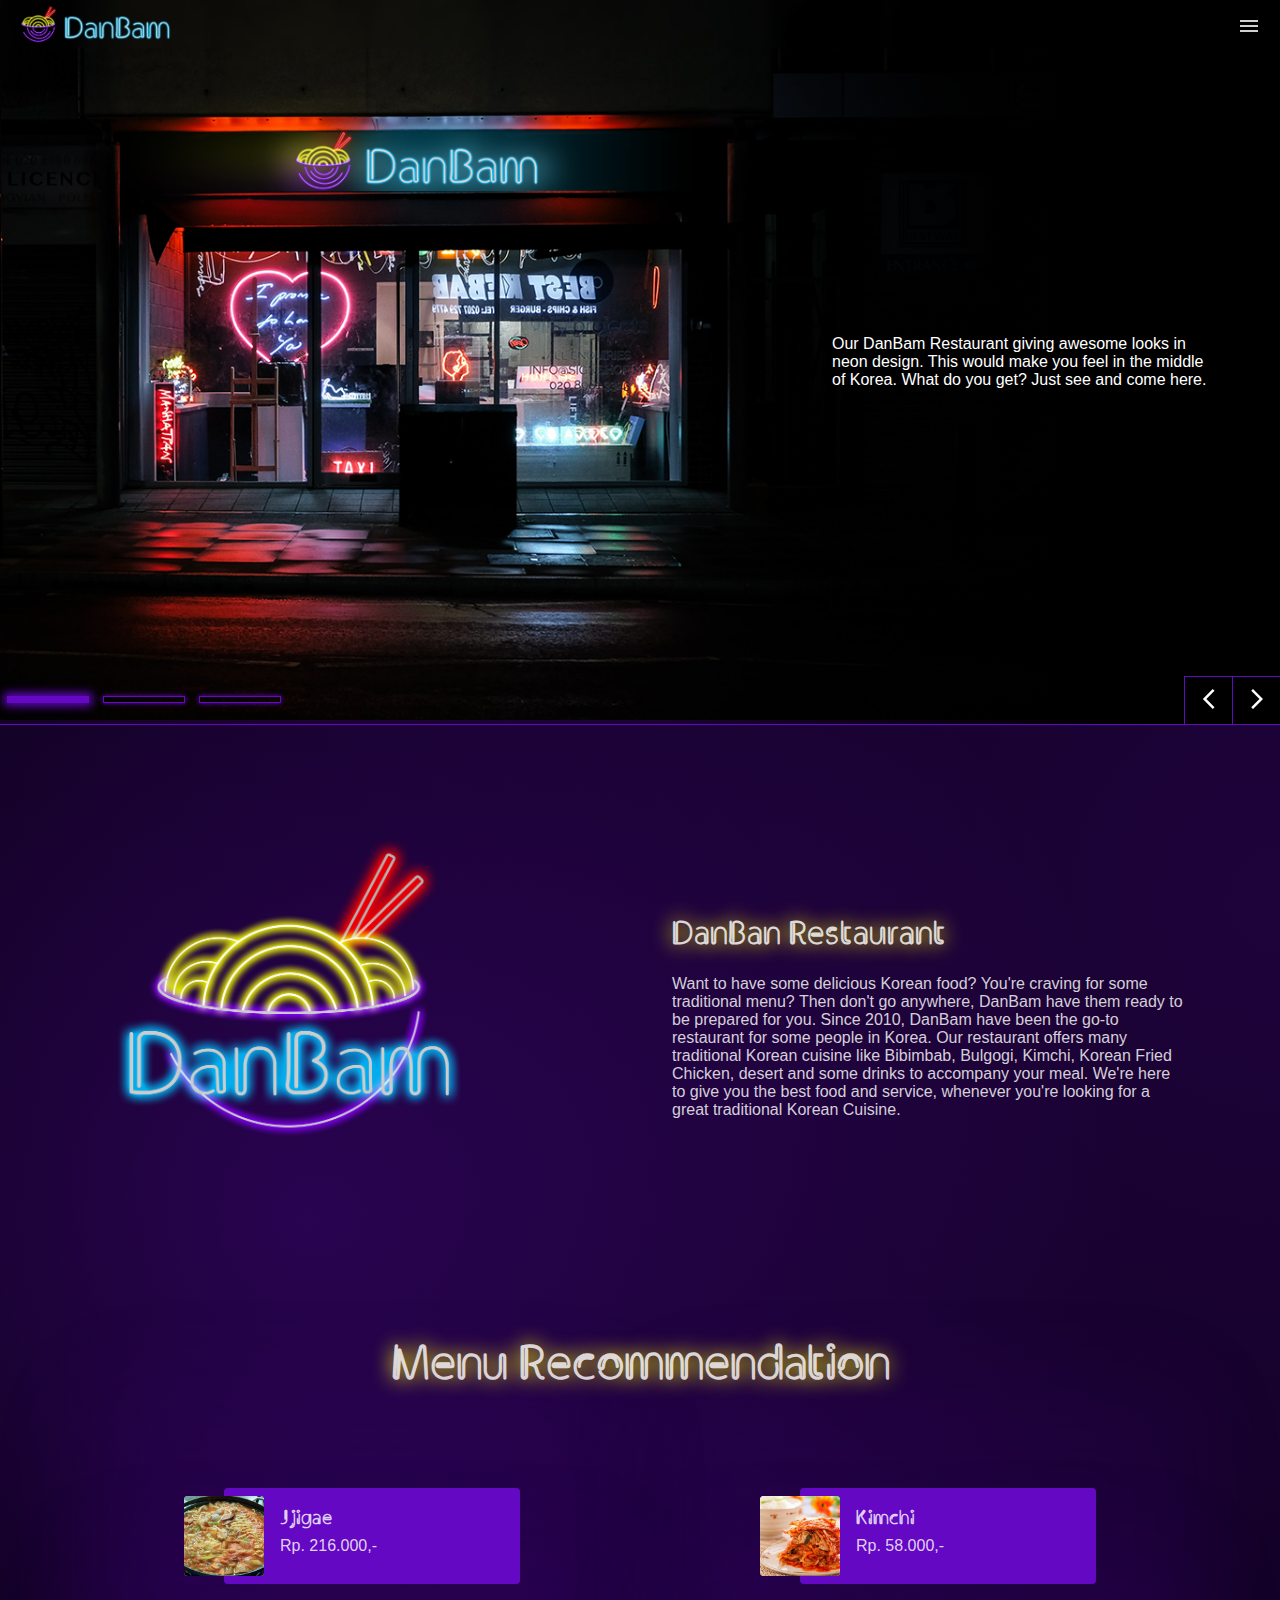
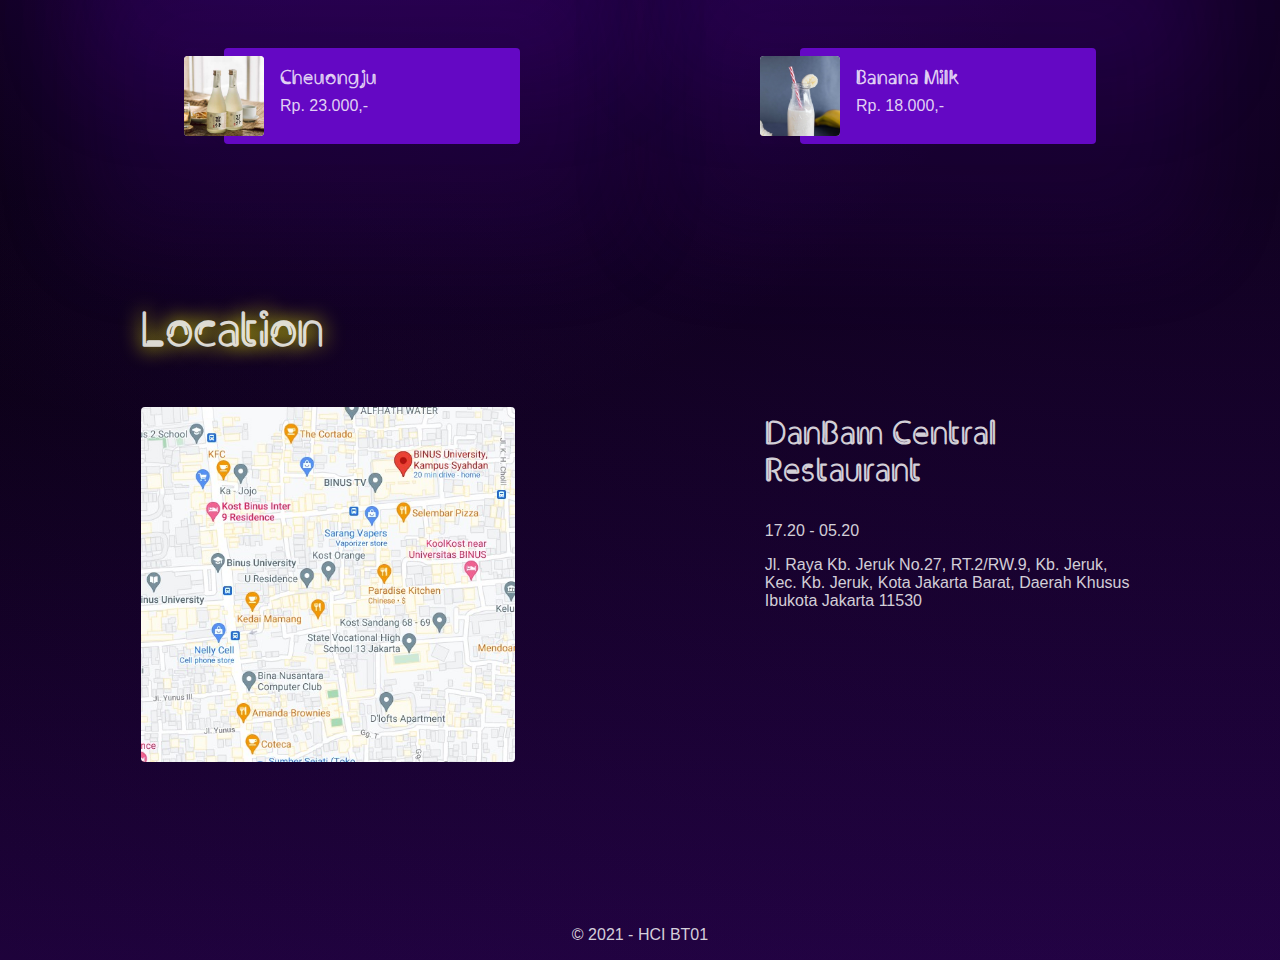
<file: index.html>
<!DOCTYPE html>
<html lang="en">
<head>
    <meta charset="UTF-8">
    <meta http-equiv="X-UA-Compatible" content="IE=edge">
    <meta name="viewport" content="width=device-width, initial-scale=1.0">
    <link rel="shortcut icon" href="./img/favicon.png" type="image/x-icon">

    <title>DanBam</title>

    <link rel="stylesheet" href="./css/home.css">

    <script src="https://code.jquery.com/jquery-3.6.0.min.js"></script>
    <script src="./base/navbar.js"></script>
    <script src="./js/home.js"></script>
</head>
<body>
    <nav id="db-nav">
        <div class="logo">
            <img src="./img/Logo_Brand_transparant.png" alt="">
        </div>
        <div class="menu">
            <button class="open">
                <img src="./img/menu_black_24dp.svg" alt="">
            </button>
            <div class="list">
                <div class="list-btn">
                    <button class="close">
                        <img src="./img/close_white_24dp.svg" alt="">
                    </button>
                </div>
                <div class="list-item">
                    <a href="./index.html">Home</a>
                    <a href="./menu.html">Menu</a>
                    <a href="./location.html">Locations</a>
                    <a href="./about.html">About Us</a>
                    <a href="./contact.html">Contact Us</a>
                    <a href="#">License</a>
                </div>
            </div>
        </div>
    </nav>

    <header>
        <div class="slides">
            <div class="slide">
                <img src="img/Banner1.png">
                <div class="desc">
                    <p>
                        Our DanBam Restaurant giving awesome looks in neon design. This would make you feel in the middle of Korea. What do you get? Just see and come here.
                    </p>
                </div>
            </div>
            <div class="slide">
                <img src="img/Banner2.png">
                <div class="desc">
                    <p>
                        This is our main room with proporsional lightroom design. You would never feel dark, but you too never feel to bright. You would feel the calm inside your soul, become one with the air and univers.
                    </p>
                </div>
            </div>
            <div class="slide">
                <img src="img/Banner3.png">
                <div class="desc">
                    <p>
                        You see the first and historical restaurant build in Kebon Jeruk since 2003. You got pretty much new product, and nature feel without scared of mosquito. Hope the Neon and Air be with you.
                    </p>
                </div>
            </div>
        </div>
        <div class="nav">
            <div class="indicator"></div>
            <div class="control">
                <button class="prev">
                    <img src="./img/arrow_back_ios_white_24dp.svg" alt="">
                </button>
                <button class="next">
                    <img src="./img/arrow_forward_ios_white_24dp.svg" alt="">
                </button>
            </div>
        </div>
    </header>

    <section id="info">
        <div class="img">
            <img src="./img/Logo_Vectorized_transparant.png" alt="">
        </div>
        <div class="cap">
            <h1 class="font-clip">DanBan Restaurant</h1>
            <p>Want to have some delicious Korean food? You're craving for some traditional menu? Then don't go anywhere, DanBam have them ready to be prepared for you.

                Since 2010, DanBam have been the go-to restaurant for some people in Korea. Our restaurant offers many traditional Korean cuisine like Bibimbab, Bulgogi, Kimchi, Korean Fried Chicken, desert and some drinks to accompany your meal.

                We're here to give you the best food and service, whenever you're looking for a great traditional Korean Cuisine.</p>
        </div>
    </section>

    <section id="recommendation">
        <h1 class="font-clip">Menu Recommendation</h1>
        <div class="list">
            <div class="item">
                <div class="img">
                    <img src="./img/Food4.png" alt="">
                </div>
                <div class="desc">
                    <h3>Jjigae</h3>
                    <p>Rp. 216.000,-</p>
                </div>
            </div>
            <div class="item">
                <div class="img">
                    <img src="./img/Food5.png" alt="">
                </div>
                <div class="desc">
                    <h3>Kimchi</h3>
                    <p>Rp. 58.000,-</p>
                </div>
            </div>
            <div class="item">
                <div class="img">
                    <img src="./img/Drink3.png" alt="">
                </div>
                <div class="desc">
                    <h3>Cheuongju</h3>
                    <p>Rp. 23.000,-</p>
                </div>
            </div>
            <div class="item">
                <div class="img">
                    <img src="./img/Drink1.png" alt="">
                </div>
                <div class="desc">
                    <h3>Banana Milk</h3>
                    <p>Rp. 18.000,-</p>
                </div>
            </div>
        </div>
    </section>

    <section id="location">
        <div class="map">
            <h1 class="font-clip">Location</h1>
            <img src="./img/Maps.jpg" />
        </div>
        <div class="contact">
            <h3>DanBam Central Restaurant</h3>
            <p>17.20 - 05.20</p>
            <p>Jl. Raya Kb. Jeruk No.27, RT.2/RW.9, Kb. Jeruk, Kec. Kb. Jeruk, Kota Jakarta Barat, Daerah Khusus Ibukota Jakarta 11530</p>
        </div>
    </section>

    <footer>
        &copy; 2021 - HCI BT01
    </footer>

</body>
</html>
</file>
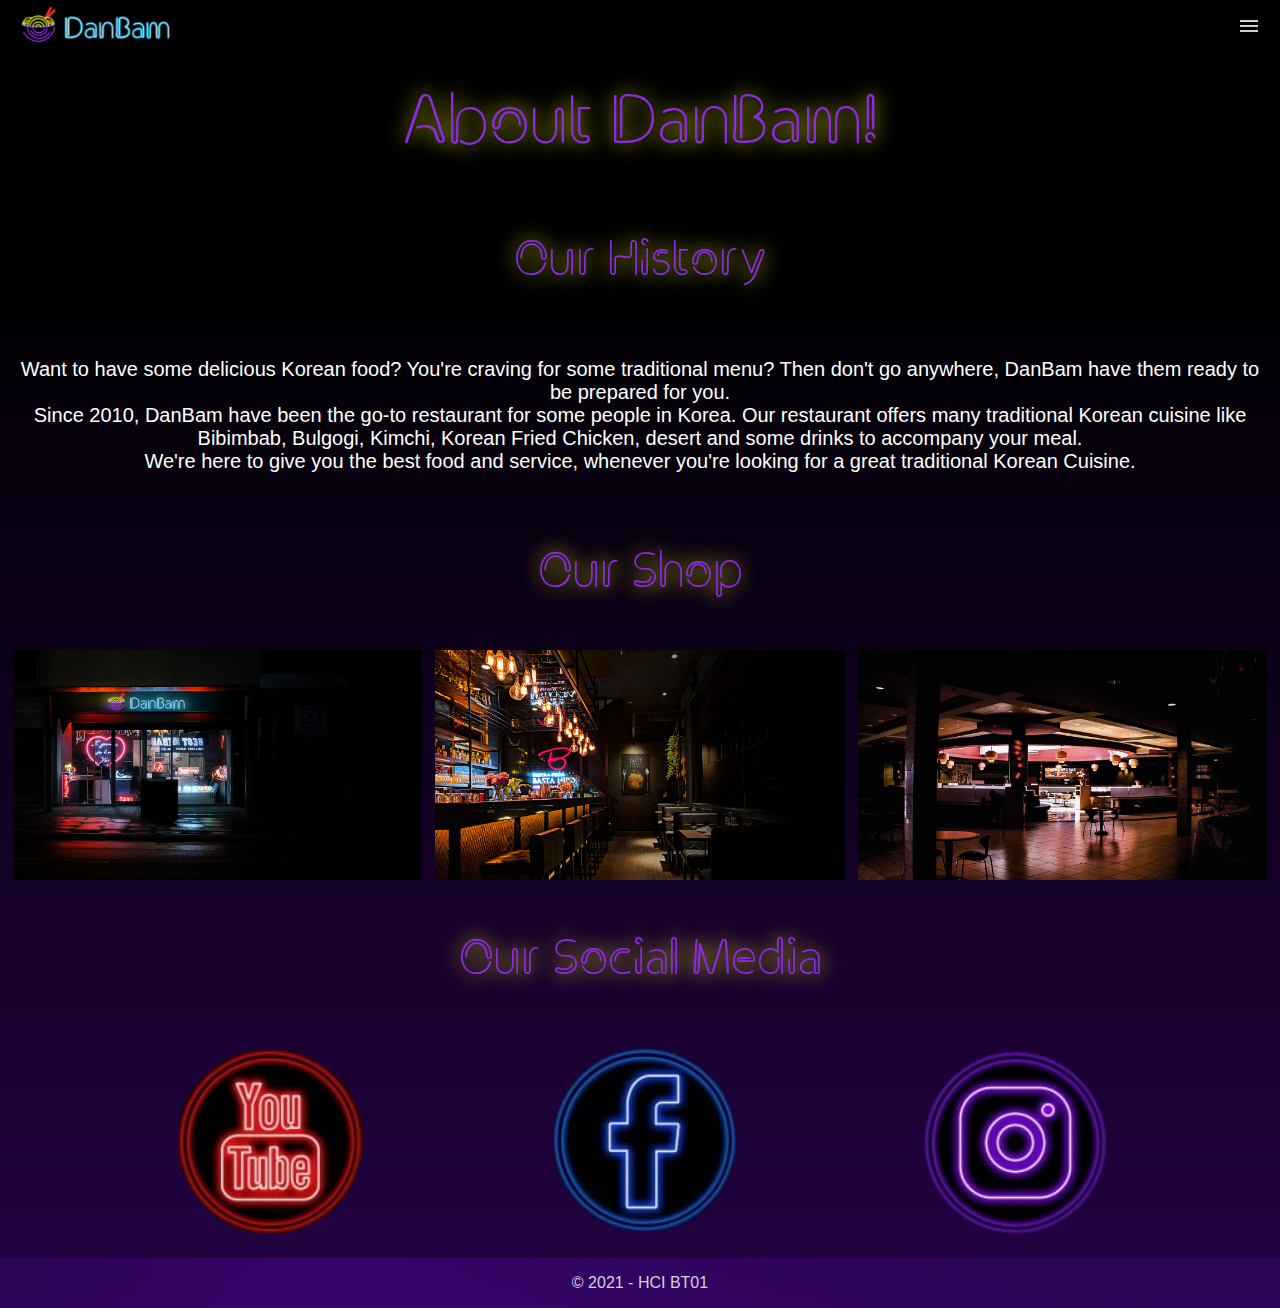
<file: about.html>
<!DOCTYPE html>
<html lang="en">
<head>
    <meta charset="UTF-8">
    <meta http-equiv="X-UA-Compatible" content="IE=edge">
    <meta name="viewport" content="width=device-width, initial-scale=1.0">
    <link rel="shortcut icon" href="./img/favicon.png" type="image/x-icon">
    
    <title>About Us</title>
    
    <link rel="stylesheet" href="./css/about.css">

    <script src="https://code.jquery.com/jquery-3.6.0.min.js"></script>
    <script src="./base/navbar.js"></script>
    <script src="./js/home.js"></script>
</head>
<body>
    <nav id="db-nav">
        <div class="logo">
            <img src="./img/Logo_Brand_transparant.png" alt="">
        </div>
        <div class="menu">
            <button class="open">
                <img src="./img/menu_black_24dp.svg" alt="">
            </button>
            <div class="list">
                <div class="list-btn">
                    <button class="close">
                        <img src="./img/close_white_24dp.svg" alt="">
                    </button>
                </div>
                <div class="list-item">
                    <a href="./index.html">Home</a>
                    <a href="./menu.html">Menu</a>
                    <a href="./location.html">Locations</a>
                    <a href="./about.html">About Us</a>
                    <a href="./contact.html">Contact Us</a>
                    <a href="#">License</a>
                </div>
            </div>
        </div>
    </nav>

    <div class="container">
        <div class="title">
            <p class="font-clip">
                About DanBam!
            </p>
        </div>

        <div class="title2">
            <p class="font-clip">
                Our History
            </p>
        </div>

        <div class="desc">
            <p>
                Want to have some delicious Korean food? You're craving for some traditional menu? Then don't go anywhere, DanBam have them ready to be prepared for you.<br>

                Since 2010, DanBam have been the go-to restaurant for some people in Korea. Our restaurant offers many traditional Korean cuisine like Bibimbab, Bulgogi, Kimchi, Korean Fried Chicken, desert and some drinks to accompany your meal.<br>

                We're here to give you the best food and service, whenever you're looking for a great traditional Korean Cuisine.
            </p>
        </div>

        <div class="title2">
            <p class="font-clip">
                Our Shop
            </p>
        </div>

        <div class="column">
            <div class="row">
                <img src="img/Banner1.png">
                <img src="img/Banner2.png">
                <img src="img/Banner3.png">
            </div>
        </div>

        <div class="title2">
            <p class="font-clip">
                Our Social Media
            </p>
        </div>

        <div class="social">
            <a href="https://www.youtube.com/">
                <img alt="" src="img/youtube.png"
                >
             </a>
             <a href="https://www.facebook.com/">
                <img alt="" src="img/facebook.png"
                >
             </a>
             <a href="https://www.instagram.com/">
                <img alt="" src="img/instagram.png"
                >
             </a>
        </div>

    </div>



    <footer>
        &copy; 2021 - HCI BT01
    </footer>
</body>
</html>
</file>
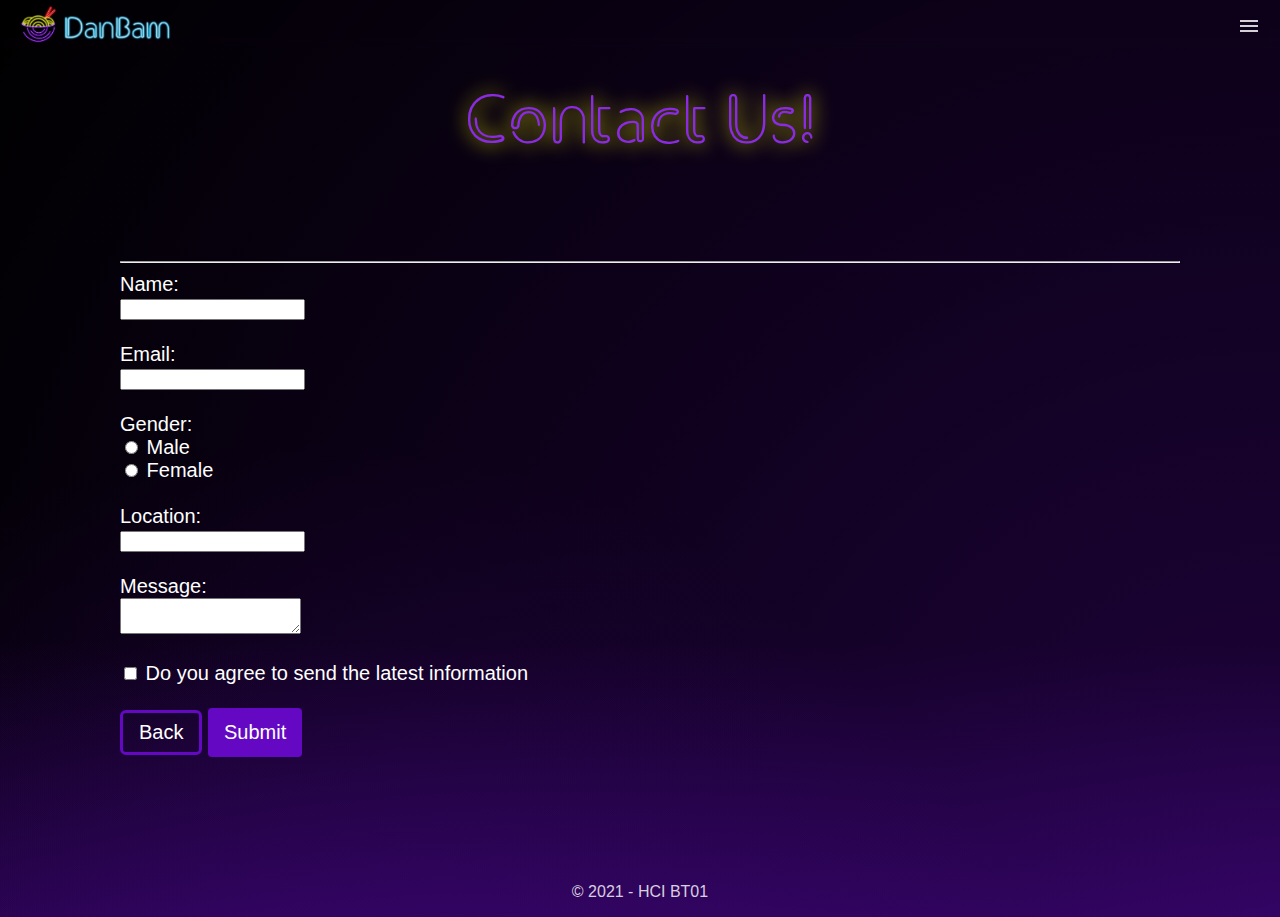
<file: contact.html>
<!DOCTYPE html>
<html lang="en">
<head>
    <meta charset="UTF-8">
    <meta http-equiv="X-UA-Compatible" content="IE=edge">
    <meta name="viewport" content="width=device-width, initial-scale=1.0">
    <link rel="shortcut icon" href="./img/favicon.png" type="image/x-icon">
    
    <title>Contact Us</title>
    
    <link rel="stylesheet" href="./css/contact.css">

    <script src="https://code.jquery.com/jquery-3.6.0.min.js"></script>
    <script src="./base/navbar.js"></script>
    <script src="./js/contact.js"></script>
</head>
<body>
    <nav id="db-nav">
        <div class="logo">
            <img src="./img/Logo_Brand_transparant.png" alt="">
        </div>
        <div class="menu">
            <button class="open">
                <img src="./img/menu_black_24dp.svg" alt="">
            </button>
            <div class="list">
                <div class="list-btn">
                    <button class="close">
                        <img src="./img/close_white_24dp.svg" alt="">
                    </button>
                </div>
                <div class="list-item">
                    <a href="./index.html">Home</a>
                    <a href="./menu.html">Menu</a>
                    <a href="./location.html">Locations</a>
                    <a href="./about.html">About Us</a>
                    <a href="./contact.html">Contact Us</a>
                    <a href="#">License</a>
                </div>
            </div>
        </div>
    </nav>

    <div class="container">
        <div class="title">
            <p class="font-clip">
                Contact Us!
            </p>
        </div>

        <div class="form-page">
            <hr>
            <form id="form" action="#">
                <label for="">Name:</label><br>
                <input type="text" name="name"><br><br>

                <label for="">Email:</label><br>
                <input type="text" name="email"><br><br>

                <label for="">Gender:</label><br>

                <input type="radio" name="gender" value="male">
                <label for="">Male</label><br>
                
                <input type="radio" name="gender" value="female">
                <label for="">Female</label><br><br>

                <label for="">Location:</label><br>
                <input list="type" name="location">

                <datalist id="type">
                    <option value="DanBam Central Restaurant">
                    <option value="Aeon Jakarta Garden City">
                    <option value="Ancol Beach City">
                    <option value="Balai Pustaka">
                    <option value="Bandung Trade Mall">
                    <option value="Blok M Plaza">
                </datalist>
                <br><br>

                <label for="">Message:</label><br>
                <textarea name="message"></textarea><br><br>

                <input type="checkbox" name="check">
                <label for="">Do you agree to send the latest information</label><br><br>

                <a href="index.html" id="button2">Back</a>
                <button type="submit" id="button1">Submit</button>
            </form>
        </div>
    </div>

    <footer>
        &copy; 2021 - HCI BT01
    </footer>
</body>
</html>
</file>
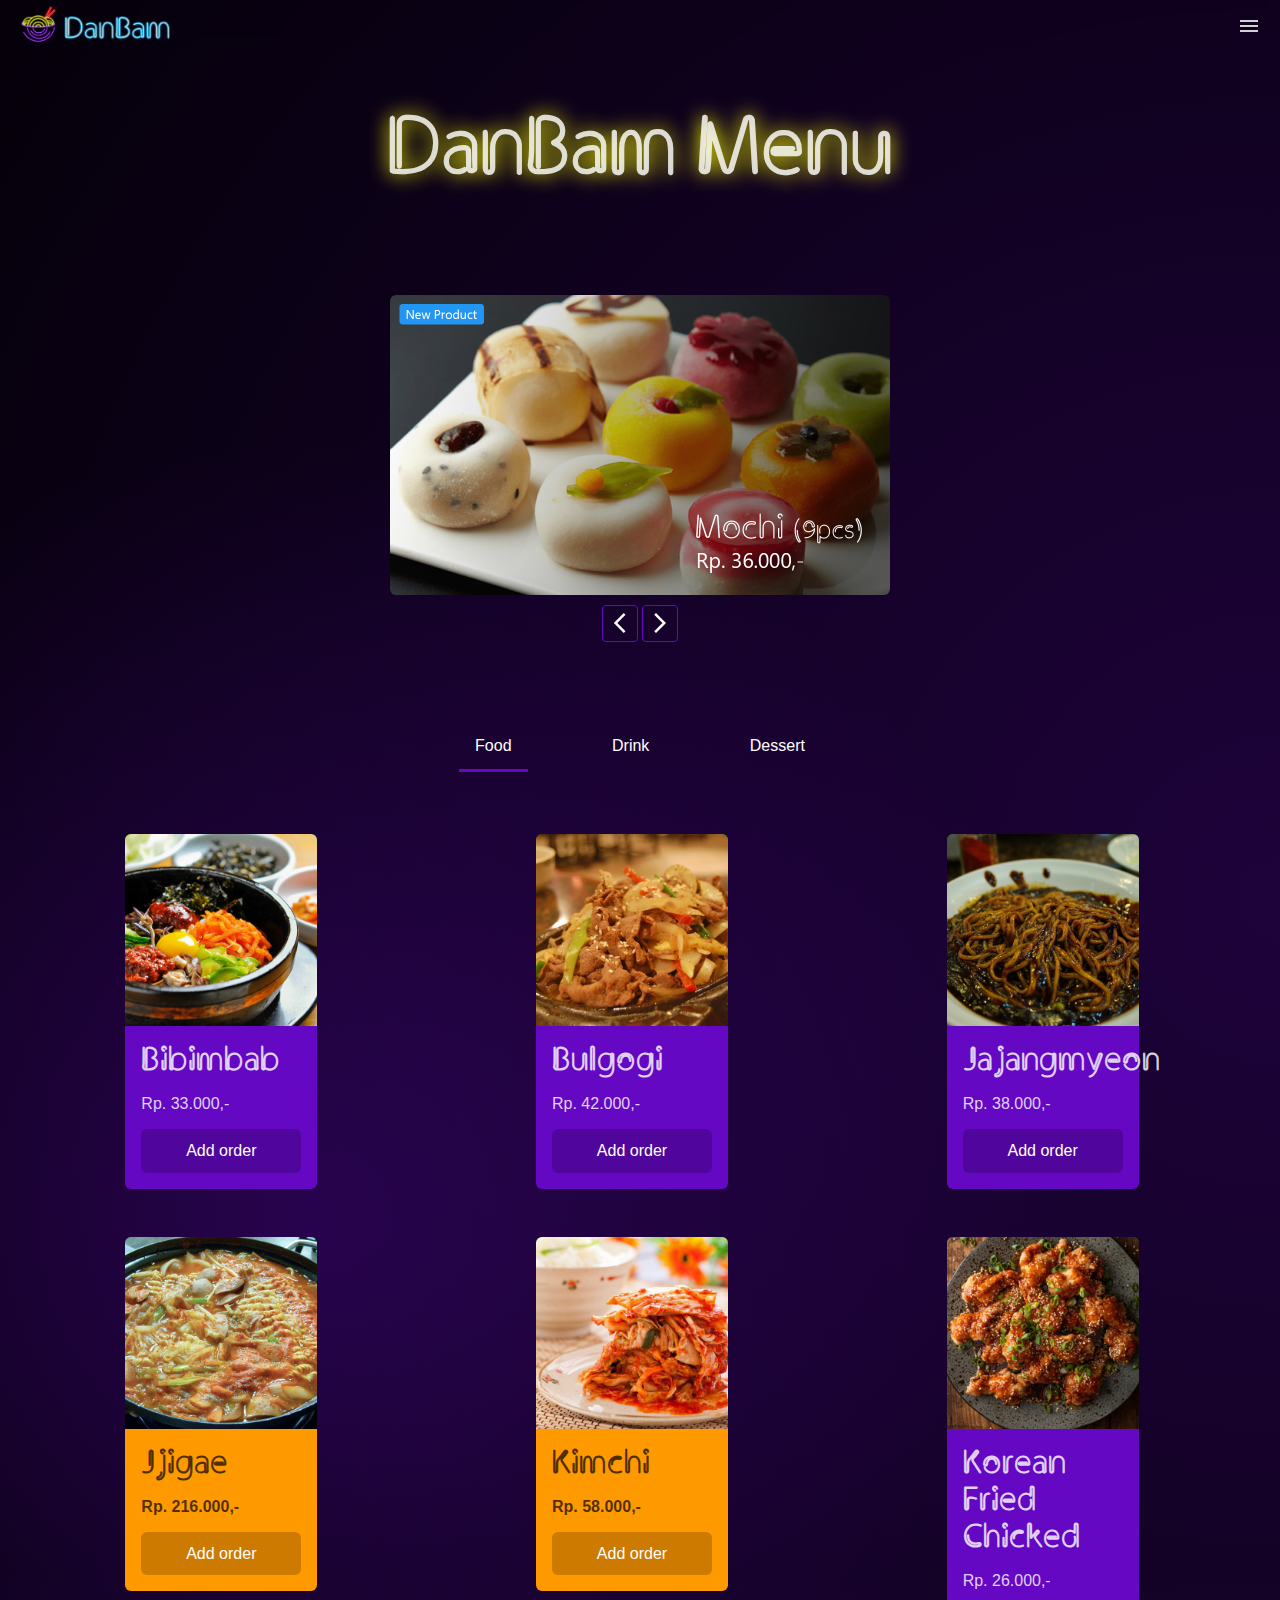
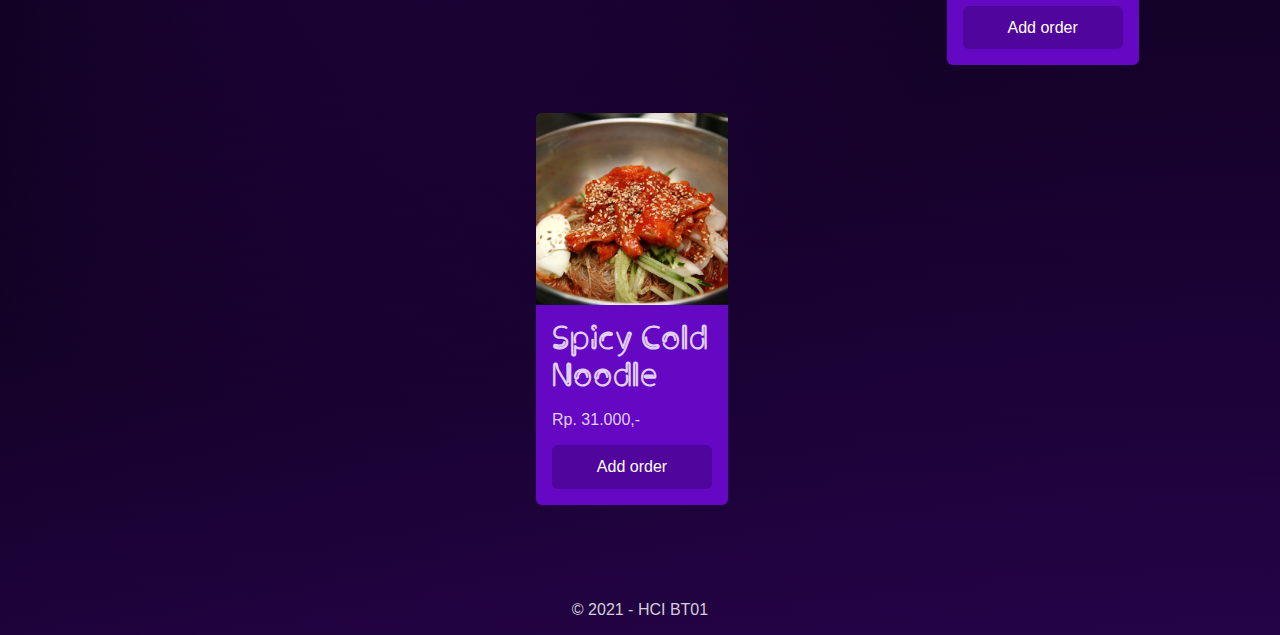
<file: menu.html>
<!DOCTYPE html>
<html lang="en">

<head>
    <meta charset="UTF-8">
    <meta http-equiv="X-UA-Compatible" content="IE=edge">
    <meta name="viewport" content="width=device-width, initial-scale=1.0">
    <link rel="shortcut icon" href="./img/favicon.png" type="image/x-icon">

    <title>DanBam</title>

    <link rel="stylesheet" href="./css/menu.css">

    <script src="https://code.jquery.com/jquery-3.6.0.min.js"></script>
    <script src="./base/navbar.js"></script>
    <script src="./js/menu.js"></script>
</head>

<body>
    <nav id="db-nav">
        <div class="logo">
            <img src="./img/Logo_Brand_transparant.png" alt="">
        </div>
        <div class="menu">
            <button class="open">
                <img src="./img/menu_black_24dp.svg" alt="">
            </button>
            <div class="list">
                <div class="list-btn">
                    <button class="close">
                        <img src="./img/close_white_24dp.svg" alt="">
                    </button>
                </div>
                <div class="list-item">
                    <a href="./index.html">Home</a>
                    <a href="./menu.html">Menu</a>
                    <a href="./location.html">Locations</a>
                    <a href="./about.html">About Us</a>
                    <a href="./contact.html">Contact Us</a>
                    <a href="#">License</a>
                </div>
            </div>
        </div>
    </nav>

    <header>
        <p>
            <h1 class="font-clip">DanBam Menu</h1>
        </p>
    </header>

    <div id="promo">
        <div class="slider">
            <div class="slides">
                <div class="item">
                    <img src="./img/Slide1.png">
                </div>
                <div class="item">
                    <img src="./img/Slide2.png">
                </div>
                <div class="item">
                    <img src="./img/Slide3.png">
                </div>
            </div>
        </div>
        <div class="nav">
            <button class="prev">
                <img src="./img/arrow_back_ios_white_24dp.svg" alt="">
            </button>
            <button class="next">
                <img src="./img/arrow_forward_ios_white_24dp.svg" alt="">
            </button>
        </div>
    </div>

    <div id="tab">
        <button class="active" data-target="#food">Food</button>
        <button data-target="#drink">Drink</button>
        <button data-target="#dessert">Dessert</button>
    </div>

    <article>
        <div id="food" class="slide active">
            <div class="item">
                <div class="img">
                    <img src="./img/Food1.png" alt="">
                </div>
                <div class="desc">
                    <h1>Bibimbab</h1>
                    <p>Rp. 33.000,-</p>
                    <button>Add order</button>
                </div>
            </div>
            <div class="item">
                <div class="img">
                    <img src="./img/Food2.png" alt="">
                </div>
                <div class="desc">
                    <h1>Bulgogi</h1>
                    <p>Rp. 42.000,-</p>
                    <button>Add order</button>
                </div>
            </div>
            <div class="item">
                <div class="img">
                    <img src="./img/Food3.png" alt="">
                </div>
                <div class="desc">
                    <h1>Jajangmyeon</h1>
                    <p>Rp. 38.000,-</p>
                    <button>Add order</button>
                </div>
            </div>
            <div class="item star">
                <div class="img">
                    <img src="./img/Food4.png" alt="">
                </div>
                <div class="desc">
                    <h1>Jjigae</h1>
                    <p>Rp. 216.000,-</p>
                    <button>Add order</button>
                </div>
            </div>
            <div class="item star">
                <div class="img">
                    <img src="./img/Food5.png" alt="">
                </div>
                <div class="desc">
                    <h1>Kimchi</h1>
                    <p>Rp. 58.000,-</p>
                    <button>Add order</button>
                </div>
            </div>
            <div class="item">
                <div class="img">
                    <img src="./img/Food6.png" alt="">
                </div>
                <div class="desc">
                    <h1>Korean Fried Chicked</h1>
                    <p>Rp. 26.000,-</p>
                    <button>Add order</button>
                </div>
            </div>
            <div class="item">
                <div class="img">
                    <img src="./img/Food7.png" alt="">
                </div>
                <div class="desc">
                    <h1>Spicy Cold Noodle</h1>
                    <p>Rp. 31.000,-</p>
                    <button>Add order</button>
                </div>
            </div>
        </div>
        <div id="drink" class="slide">
            <div class="item star">
                <div class="img">
                    <img src="./img/Drink1.png" alt="">
                </div>
                <div class="desc">
                    <h1>Banana Milk</h1>
                    <p>Rp. 18.000,-</p>
                    <button>Add order</button>
                </div>
            </div>
            <div class="item">
                <div class="img">
                    <img src="./img/Drink2.png" alt="">
                </div>
                <div class="desc">
                    <h1>Bokbunjaju</h1>
                    <p>Rp. 16.000,-</p>
                    <button>Add order</button>
                </div>
            </div>
            <div class="item star">
                <div class="img">
                    <img src="./img/Drink3.png" alt="">
                </div>
                <div class="desc">
                    <h1>Cheongju</h1>
                    <p>Rp. 23.000,-</p>
                    <button>Add order</button>
                </div>
            </div>
            <div class="item">
                <div class="img">
                    <img src="./img/Drink4.png" alt="">
                </div>
                <div class="desc">
                    <h1>Makgeolli</h1>
                    <p>Rp. 8.000,-</p>
                    <button>Add order</button>
                </div>
            </div>
            <div class="item">
                <div class="img">
                    <img src="./img/Drink5.png" alt="">
                </div>
                <div class="desc">
                    <h1>Omija Tea</h1>
                    <p>Rp. 8.000,-</p>
                    <button>Add order</button>
                </div>
            </div>
            <div class="item">
                <div class="img">
                    <img src="./img/Drink6.png" alt="">
                </div>
                <div class="desc">
                    <h1>Soju</h1>
                    <p>Rp. 23.000,-</p>
                    <button>Add order</button>
                </div>
            </div>
        </div>
        <div id="dessert" class="slide">
            <div class="item">
                <div class="img">
                    <img src="./img/Dessert1.png" alt="">
                </div>
                <div class="desc">
                    <h1>Mochi (9 pcs)</h1>
                    <p>Rp. 36.000,-</p>
                    <button>Add order</button>
                </div>
            </div>
            <div class="item">
                <div class="img">
                    <img src="./img/Dessert2.png" alt="">
                </div>
                <div class="desc">
                    <h1>Fish Korean Cookies (2pcs)</h1>
                    <p>Rp. 12.000,-</p>
                    <button>Add order</button>
                </div>
            </div>
            <div class="item">
                <div class="img">
                    <img src="./img/Dessert3.png" alt="">
                </div>
                <div class="desc">
                    <h1>Songpyeon (9pcs)</h1>
                    <p>Rp. 36.000,-</p>
                    <button>Add order</button>
                </div>
            </div>
        </div>
    </article>

    <footer>
        &copy; 2021 - HCI BT01
    </footer>
</body>

</html>
</file>
<file: css/home.css>
@import url('../base/base.css');

body{
    background-image: radial-gradient(circle at 100% 100vh, rgba(100,8,196,0.3), rgba(100,8,196, 0)),
                      radial-gradient(circle at 19em calc(100vh + 6em + 14em), rgba(100,8,196,0.3), rgba(100,8,196, 0) 50%),
                      linear-gradient(to top, rgba(100,8,196,0.3) 0%, rgba(100,8,196, 0) 30%);
    background-attachment: scroll, scroll, scroll;
    background-position: left top, left top, left top;
    background-repeat: no-repeat, no-repeat, no-repeat;
}

header{
    width:100%;
    max-height: calc(100vh - 1px);
    overflow: hidden;
    position: relative;
    border-bottom: 1px solid #6408c4;
}

header .slides{
    height: 100%;
    width:min-content;
    overflow:hidden;
    transition: transform 1s cubic-bezier(0, 0, 0.2, 1) 0s;
    display: flex;
}

header .slides .slide{
    position: relative;
}

header .slides .slide img{
    width: 100vw;
}

header .slides .slide .desc{
    position: absolute;
    color: white;
    right: 0px;
    top: 0px;
    height:100%;
    width:calc(50% - 16rem);
    display: flex;
    align-items: center;
    padding: 0em 4rem 0em 12rem;
    background: linear-gradient(to left, rgba(0,0,0,1) 20%, rgba(0,0,0,0) 100%);
}

header .nav{
    position: absolute;
    left:0px;
    bottom:0px;
    width:100%;
    display: flex;
    justify-content: space-between;
}

header .nav .control{
    display: flex;
}

header .nav .control button{
    margin: 0px;
    padding: 0px;
    height: 3rem;
    width:3rem;
    border:none;
    border-top:1px solid #6408c4;
    border-left:1px solid #6408c4;
    border-radius: 0px;
    background: none;
    cursor: pointer;
    transition: background 200ms ease-out 0s;
}

header .nav .control button:hover{
    background: rgba(255,255,255,0.2);
}

header .nav .indicator{
    display: flex;
    justify-content: space-around;
    align-items: center;
    width:18em;
}

header .nav .indicator .point{
    height:5px;
    /* width:calc(100% / 3 - 1em); */
    border: 1px solid #6408c4;
    box-shadow: #6408c4 0px 0px 5px 0px;
    transition: box-shadow 200ms cubic-bezier(0, 0, 0.2, 1) 0s, 
                background 200ms cubic-bezier(0, 0, 0.2, 1) 0s;
}

header .nav .indicator .point.active{
    box-shadow: #6408c4 0px 0px 10px 3px;
    background: #6408c4;
}

#info{
    width:100%;
    padding: 6rem 0rem 3rem 0rem;
    display: flex;
    align-items: center;
    justify-content: space-around;
}

#info .img{
    width: 30%;
    position: relative;
    overflow: visible;
    border-radius: 100%;
    border: red;
    /* background-image: radial-gradient(circle at 50% 50%, rgba(100,8,196,0.3), rgba(100,8,196,0.15) 100%);
    background-attachment: scroll, scroll;
    background-position: left top, left top;
    background-repeat: no-repeat, no-repeat;
    box-shadow: rgba(100,8,196, 0.2) 0px 0px 100px 100px; */
}

#info .img img{
    width: 100%;
    position: relative;
}

#info .cap{
    width: 40%;
}

#info .cap h1{
    font-size: 2em;
}

#recommendation{
    width: 100%;
    padding: 3rem 0rem;
}

#recommendation h1{
    font-size: 3em;
    width: 100%;
    text-align: center;
    margin-bottom: 2em;
}

#recommendation .list{
    width: calc(100% - 8rem);
    display: flex;
    justify-content: space-around;
    align-content: space-between;
    flex-wrap: wrap;
    padding: 0rem 4rem;
}

#recommendation .list .item{
    display: flex;
    align-items: center;
    margin: 0rem 4rem 4rem 4rem;
    box-shadow: rgba(100,8,196, 0.1) 0px 0px 100px 100px,
                inset 0px 0px 100px rgba(100,8,196, 0.16);
    border-radius: 4px;
}

#recommendation .list .item .img{
    background: hsl(0, 0%, 95%);
    z-index: 1;
    margin-right: -2.5rem;
    border-radius: 4px;
    overflow: hidden;
    height: 5rem;
    width: 5rem;
}

#recommendation .list .item img{
    width:calc(100% + 2px);
    margin-left: -1px;
}

#recommendation .list .item .desc{
    background: rgb(100,8,196);
    width: 15rem;
    height: 6rem;
    position: relative;
    z-index: 0;
    border-radius: 4px;
    padding-left: calc(2.5rem + 1rem);
}

#recommendation .list .item .desc h3{
    margin-bottom: 0.5rem;
    font-family: 'Clip', 'Segoe UI', Tahoma, Geneva, Verdana, sans-serif;
}

#recommendation .list .item .desc p{
    margin-top: 0.5rem;
}

#location{
    width:calc(100% - 2rem);
    padding:8rem 1rem 9rem 1rem;
    display: flex;
    justify-content: space-around;
}

#location .map{
    width: 30%;
}

#location .map h1{
    font-size: 3rem;
    margin: -5rem 0rem 3rem 0rem;
}

#location .map img{
    width: 100%;
    border-radius: 4px;
}

#location .contact{
    width:30%;
}

#location .contact h3{
    font-size: 2em;
    font-family: 'Clip', 'Segoe UI', Tahoma, Geneva, Verdana, sans-serif;
}

footer{
    padding:1rem 0.5rem;
    text-align: center;
}

@media screen and (max-width: 900px){
    header{
        max-height: none;
    }

    header .slides{
        height: auto;
    }

    header .slides .slide img{
        z-index: 0;
    }

    header .slides .slide .desc{
        position: relative;
        height: auto;
        width: 100%;
        padding: 1rem;
        display: block;
        background: black;
        margin-top: -1rem;
        z-index: 1;
    }

    header .nav{
        position: relative;
        flex-direction: column;
        background: black;
    }

    header .nav .indicator{
        width: calc(100% - 2rem);
        padding: 1rem;
    }

    header .nav .control button{
        width: 100%;
    }

    header .nav .control button.prev{
        border-left: none;
    }
}

@media  screen and (max-width: 720px) {
    #info{
        flex-direction: column;
    }

    #info .img{
        width: calc(100% - 2rem);
        max-width: 20rem;
    }

    #info .cap{
        width: calc(100% - 2rem);
    }

    #recommendation h1{
        font-size: 2rem;
    }

    #location{
        flex-direction: column;
        align-items: center;
        padding-bottom: 2rem;
    }

    #location .map{
        width: 100%;
    }

    #location .map h1{
        text-align: center;
        width: 100%;
    }

    #location .contact{
        width: 100%;
    }
}
</file>
<file: css/about.css>
@import url('../base/base.css');

body {
    background-image: radial-gradient(circle at 100% 100vh, rgba(100, 8, 196, 0.3), rgba(100, 8, 196, 0)),
        radial-gradient(circle at 19em calc(100vh + 6em + 14em), rgba(100, 8, 196, 0.3), rgba(100, 8, 196, 0) 50%),
        linear-gradient(to top, rgba(100, 8, 196, 0.3) 0%, rgba(100, 8, 196, 0) 30%);
    background-attachment: scroll, scroll, scroll;
    background-position: left top, left top, left top;
    background-repeat: no-repeat, no-repeat, no-repeat;
    /* background-image: linear-gradient(to top, #210240 0%, black 80%); */
}

.container {
    background-image: radial-gradient(circle at 100% 100vh, rgba(100, 8, 196, 0.3), rgba(100, 8, 196, 0)),
        radial-gradient(circle at 19em calc(100vh + 6em + 14em), rgba(100, 8, 196, 0.3), rgba(100, 8, 196, 0) 50%),
        linear-gradient(to top, rgba(100, 8, 196, 0.3) 0%, rgba(100, 8, 196, 0) 30%);
    background-attachment: scroll, scroll, scroll;
    background-position: left top, left top, left top;
    background-repeat: no-repeat, no-repeat, no-repeat;
    background-image: linear-gradient(to top, #210240 0%, black 80%);
    width: 100%;
    padding-top: 10px;
    padding-bottom: 10px;
}


.title>p {
    color: blueviolet;
    font-size: 70px;
    text-align: center;
}

.title2>p {
    color: blueviolet;
    font-size: 50px;
    text-align: center;
}

.desc {
    color: white;
    text-align: center;
    right: 0px;
    top: 0px;
    padding: 10px;
    margin: 10px;
    display: flex;
    align-items: center;
    padding: 0px;
    font-size: 20px;
}

.column {
    display: flex;
    flex-direction: column;
    justify-content: space-evenly;
    width: 100%;
}

.row {
    width: 100%;
    display: flex;
    justify-content: space-evenly;
}

.row img {
    width: 32%;
}

.social {
    display: flex;
    align-items: center;
    justify-content: space-evenly;
}

footer {
    padding: 1rem 0.5rem;
    text-align: center;
}

@media screen and (max-width: 800px) {
    @import url('../base/base.css');

    .container {
        background-image: linear-gradient(to top, #210240 0%, black 80%);
        width: 100%;
        padding-top: 15px;
        padding-bottom: 1px;
        height: 600px;
    }


    .title>p {
        color: blueviolet;
        font-size: 4rem;
        text-align: center;
    }

    .title2>p {
        color: blueviolet;
        font-size: 20px;
        text-align: center;
    }

    .desc {
        color: white;
        text-align: center;
        right: 0px;
        top: 0px;
        padding: 10px;
        margin: 10px;
        display: flex;
        align-items: center;
        padding: 0px;
        font-size: 10px;
    }

    .column {
        display: flex;
        flex-direction: column;
        justify-content: space-evenly;
        width: 100%;
    }

    .row {
        width: 100%;
        display: flex;
        justify-content: space-evenly;
    }

    .row img {
        width: 32%;
    }

    .social {
        display: flex;
        align-items: center;
        justify-content: space-evenly;
    }

    .social img {
        width: 50px;
        height: 50px;
        border-radius: 10px;

    }

    footer {
        padding: 1rem 0.5rem;
        text-align: center;
    }
}
</file>
<file: css/contact.css>
@import url('../base/base.css');

body{
    background-image: radial-gradient(circle at 100% 100vh, rgba(100,8,196,0.3), rgba(100,8,196, 0)),
                      radial-gradient(circle at 19em calc(100vh + 6em + 14em), rgba(100,8,196,0.3), rgba(100,8,196, 0) 50%),
                      linear-gradient(to top, rgba(100,8,196,0.3) 0%, rgba(100,8,196, 0) 30%);
    background-attachment: scroll, scroll, scroll;
    background-position: left top, left top, left top;
    background-repeat: no-repeat, no-repeat, no-repeat;
    /* background-image: linear-gradient(to top, #210240 0%, black 80%); */
}

.container {    
    width: 100%;
    padding-top: 10px;
    padding-bottom: 10px;
}


.title>p {
   color: blueviolet;
   font-size: 70px;
   text-align: center;
}

.form-page{
    color: white;
    margin-top: 50px;
    margin-left: 100px;
    margin-right: 100px;
    padding-left: 20px;
    padding-top: 20px;
    padding-bottom: 100px;
    font-size: 20px;
}

#button1{
    background-color: #6408c4;
    border: none;
    color: white;
    border-radius: 4px;
    padding: 0.8rem 1rem;
    font-size: 20px;
    cursor: pointer;
}

#button2{
    background: transparent;
    border: solid #6408c4;
    color: white;
    padding: 0.8rem 1rem;
    padding-top: 0.5rem;
    padding-bottom: 0.6rem;
    cursor: pointer;
    text-decoration: none;
    border-radius: 6px;
    font-size: 20px;
    width: 10px;
}

.column {
    display: flex;
    flex-direction: column;
    justify-content: space-evenly;
    width: 100%;
 }

.row {
    width: 100%;
    display: flex;
    justify-content: space-evenly;
}

footer{
   padding:1rem 0.5rem;
   text-align: center;
}

@media screen and (max-width: 800px){
    @import url('../base/base.css');

    .container {
        width: 100%;
        padding-top: 5px;
        padding-bottom: 10px;
        height: 1000px;
    }


    .title>p {
        color: blueviolet;
        font-size: 4rem;
        text-align: center;
    }

    .form-page{
        color: white;
        margin-top: 50px;
        margin-left: 10px;
        margin-right: 100px;
        padding-left: 20px;
        padding-top: 20px;
        padding-bottom: 100px;
        font-size: 20px;
    }

    #button1{
        background-color: #6408c4;
        border: none;
        color: white;
        border-radius: 4px;
        padding: 0.8rem 1rem;
        font-size: 20px;
        cursor: pointer;
    }

    #button2{
        background: transparent;
        border: solid #6408c4;
        color: white;
        padding: 0.8rem 1rem;
        padding-top: 0.5rem;
        padding-bottom: 0.6rem;
        cursor: pointer;
        text-decoration: none;
        border-radius: 6px;
        font-size: 20px;
        width: 10px;
    }

    footer{
        padding:1rem 0.5rem;
        text-align: center;
    }
}
</file>
<file: css/menu.css>
@import url('../base/base.css');

body{
    background-image: radial-gradient(circle at 100% 100vh, rgba(100,8,196,0.3), rgba(100,8,196, 0)),
                      radial-gradient(circle at 19em calc(100vh + 6em + 14em), rgba(100,8,196,0.3), rgba(100,8,196, 0) 50%),
                      linear-gradient(to top, rgba(100,8,196,0.3) 0%, rgba(100,8,196, 0) 30%);
    background-attachment: scroll, scroll, scroll;
    background-position: left top, left top, left top;
    background-repeat: no-repeat, no-repeat, no-repeat;
}

header{
    padding: 3rem 1rem 3rem 1rem;
    text-align: center;
}

header h1{
    font-size: 5rem;
}

#promo{
    display: flex;
    flex-direction: column;
    justify-content: center;
    align-items: center;
    margin-bottom: 5rem;
}

#promo .slider{
    /* background: red; */
    width: 500px;
    height:300px;
    border-radius: 6px;
    overflow: hidden;
}

#promo .slider .slides{
    width: min-content;
    display: flex;
    transition: transform 1s cubic-bezier(0, 0, 0.2, 1) 0s;
}

#promo .slider .slides .item{
    width: 500px;
    height: 300px;
}

#promo .slider .slides .item img{
    width: 100%;
}

#promo .nav{
    margin-top: 10px;
}

#promo .nav button{
    background: transparent;
    cursor: pointer;
    border: 1px solid #6408c4;
    border-radius: 4px;
    padding: 5px 5px 3px 5px;
    transition: background 200ms ease-out 0s;
}

#promo .nav button:hover{
    background: rgba(255,255,255,0.2);
}

#tab{
    height: 3rem;
    /* background: red; */
    text-align: center;
}

#tab button{
    /* padding: 1rem; */
    height: 100%;
    padding: 0rem 1rem;
    margin: 0rem 2rem;
    border: none;
    color:white;
    cursor: pointer;
    background: transparent;
    border-radius: 0px;
    font-size: 1rem;
}

#tab button.active{
    border-bottom: 3px solid #6408c4;
}

article{
    margin-top: 2rem;
    padding: 2rem 1rem;
    width: calc(100% - 2rem);
    overflow: hidden;
}

article .item{
    display: flex;
    flex-direction: column;
    /* justify-content: center; */
    align-items: center;
    margin-bottom: 3rem;
    width: calc(100% / 3);
}

article .item .img{
    width: 12rem;
    height: 12rem;
    background: green;
    border-radius: 6px 6px 0px 0px;
    overflow: hidden;
}

article .item .img img{
    width: 100%;
}

article .item .desc{
    background: rgb(100,8,196);
    width: calc(12rem - 2rem);
    padding: 1rem;
    border-radius: 0px 0px 6px 6px;
}

article .item.star .desc{
    background: rgb(255, 153, 0);
    color: rgba(0,0,0,0.70);
    font-weight: bold;
}

article .item .desc h1{
    font-family: 'Clip', 'Segoe UI', Tahoma, Geneva, Verdana, sans-serif;
    margin: 0px;
}

article .item .desc button{
    border: none;
    background: rgba(0,0,0,0.2);
    border-radius: 6px;
    font-size: 1rem;
    width: 100%;
    color:white;
    padding: 0.8rem 0rem;
    cursor:pointer;
}

article .slide{
    justify-content: space-around;
    flex-wrap: wrap;
    width: calc(100vw - 3rem);
    display: none;
}

article .slide.active{
    display: flex;
}

footer{
    padding:1rem 0.5rem;
    text-align: center;
}

@media screen and (max-width:670px){
    header h1{
        font-size: 3rem;
    }

    article .item{
        width: calc(100% - 2rem);
    }

    #tab button{
        margin: 0rem 0rem;
    }
}

@media screen and (max-width: 500px) {
    #promo .slider{
        width: 100vw;
        border-radius: 0px;
        height: auto;
    }

    #promo .slider .slides .item{
        width: 100vw;
        height: auto;
    }
}
</file>
